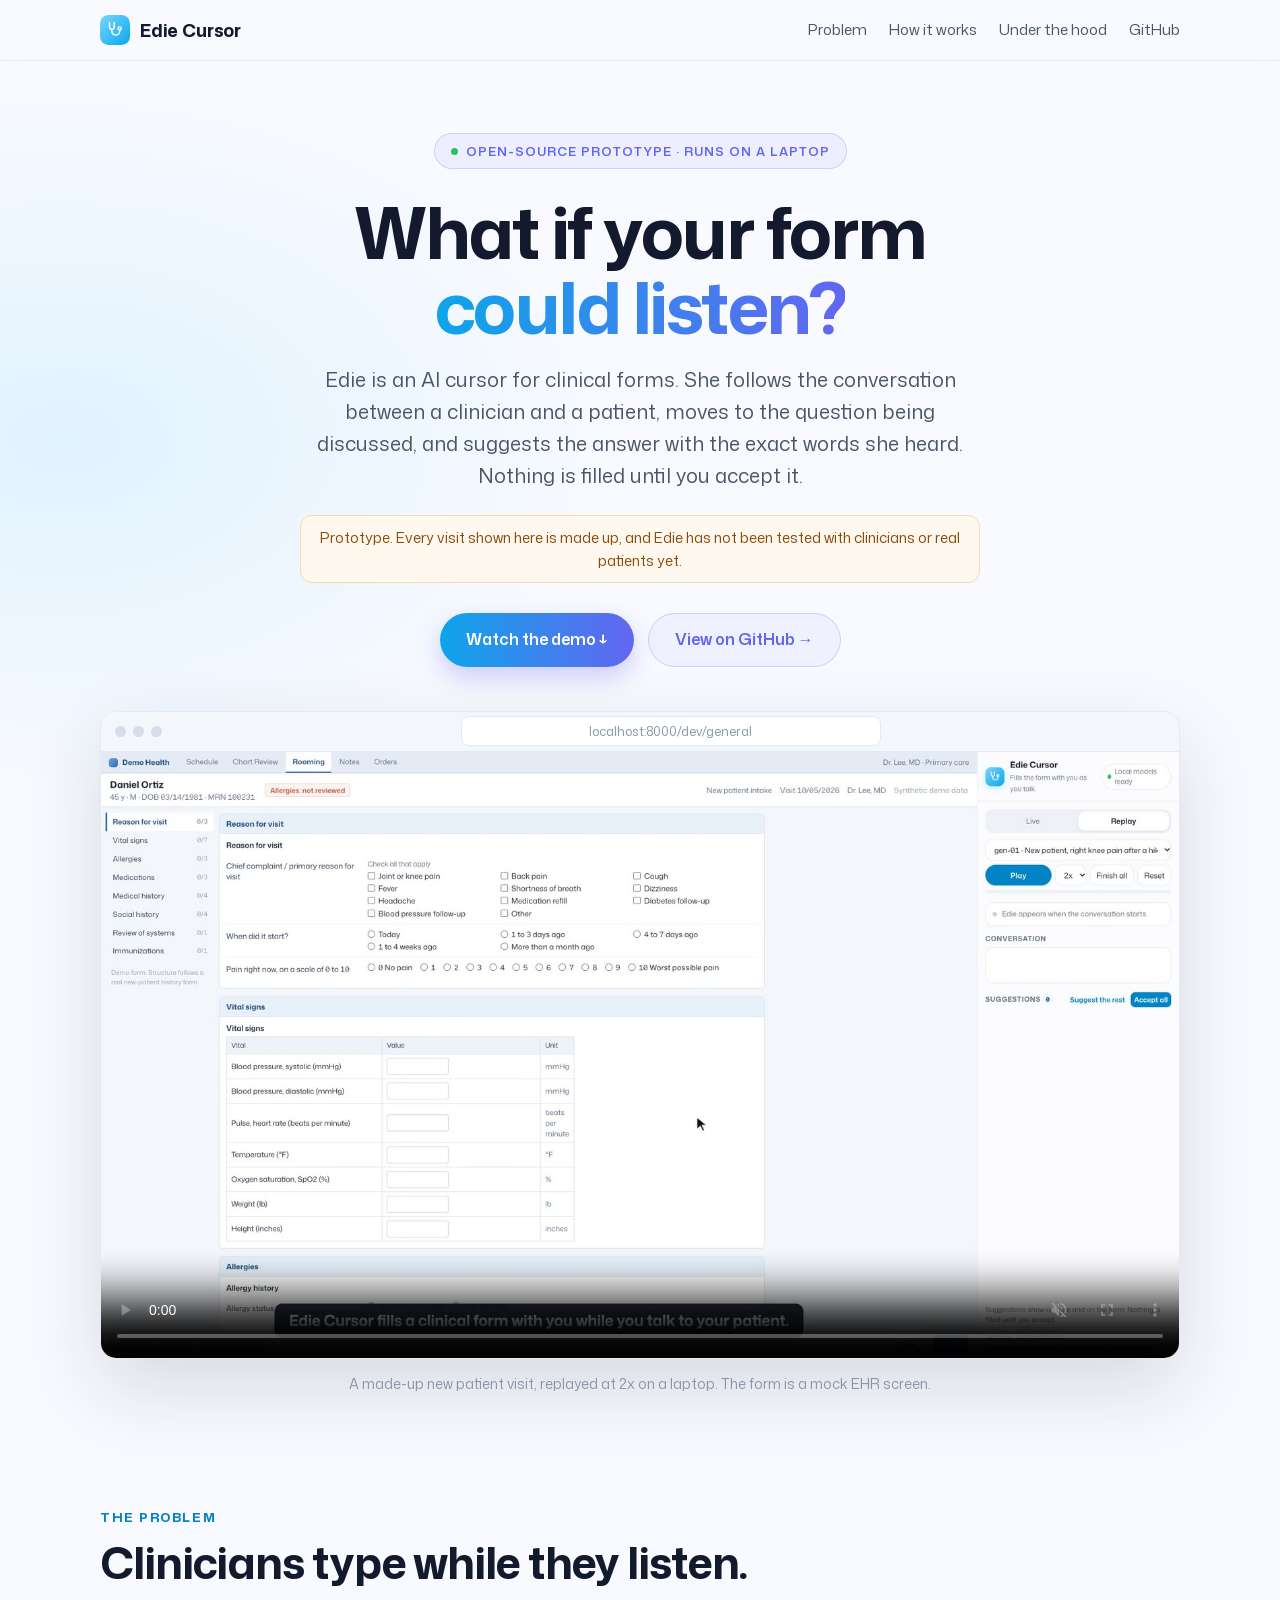
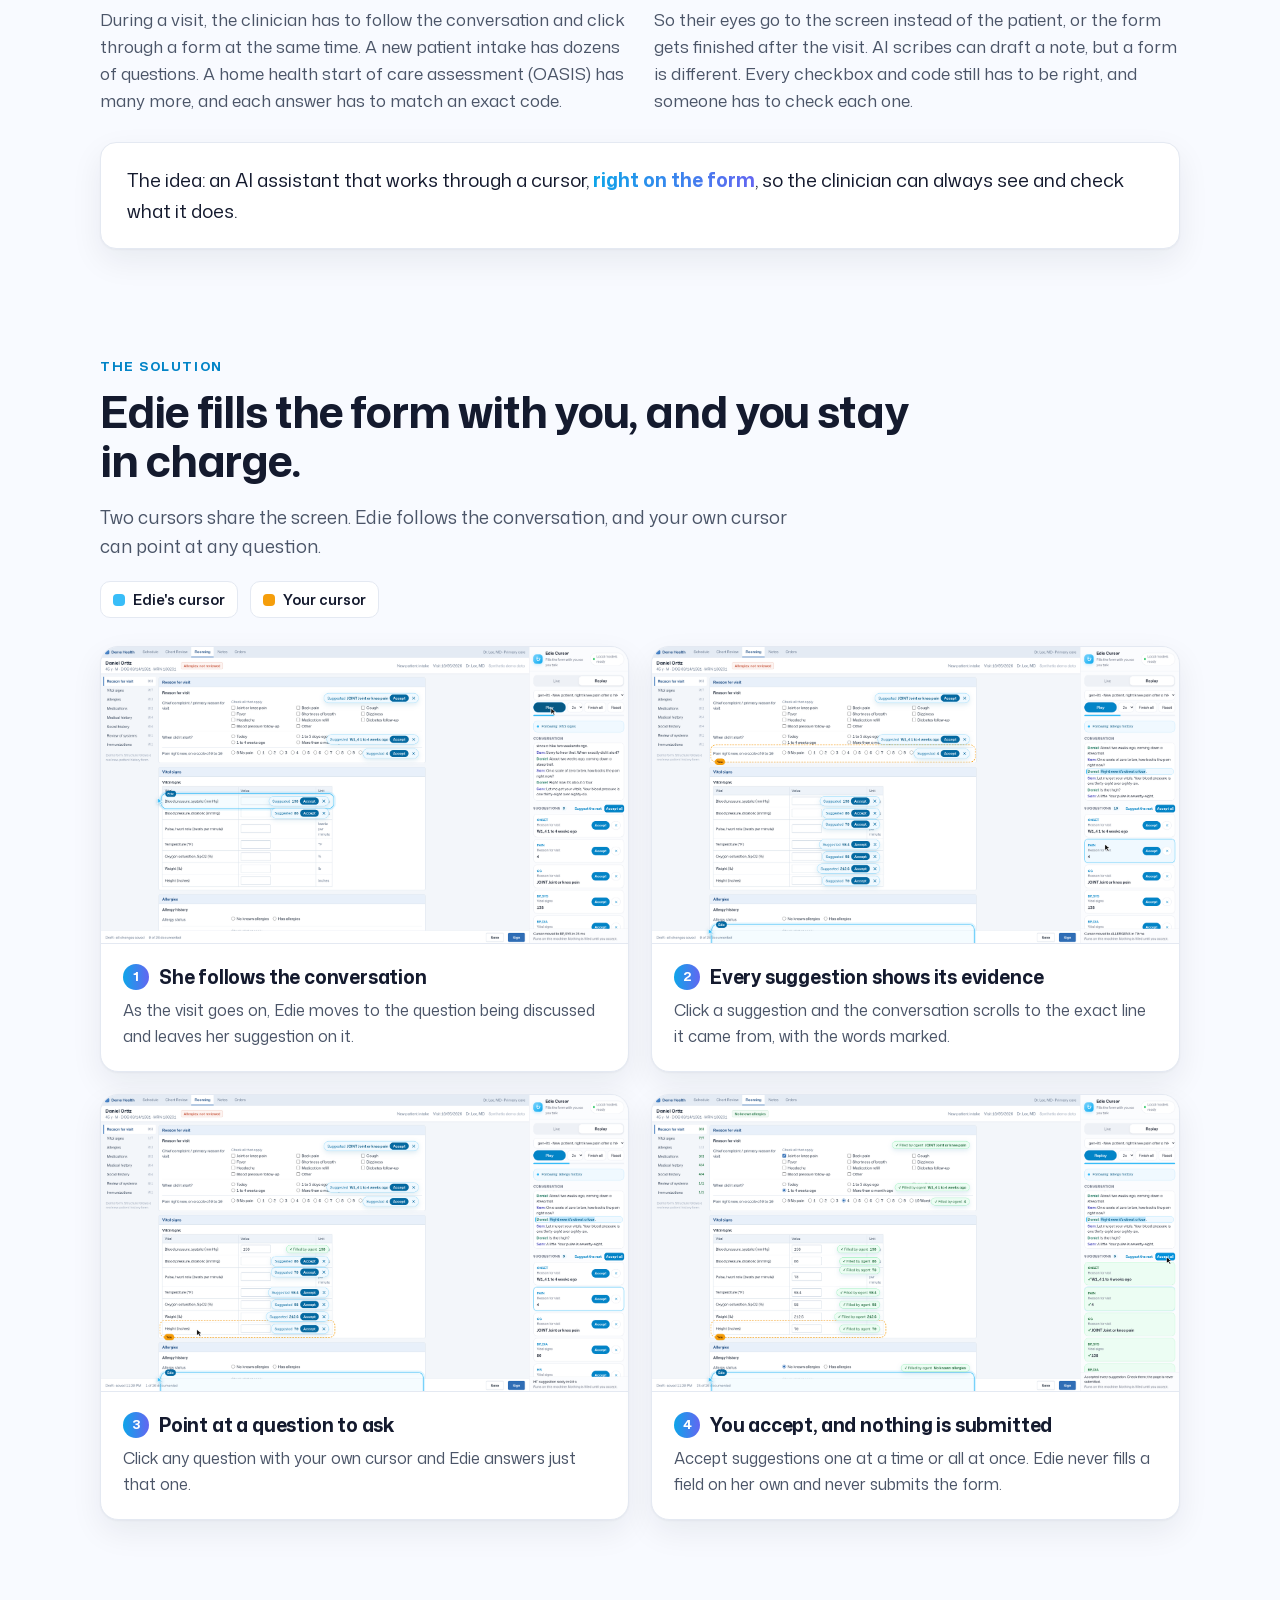
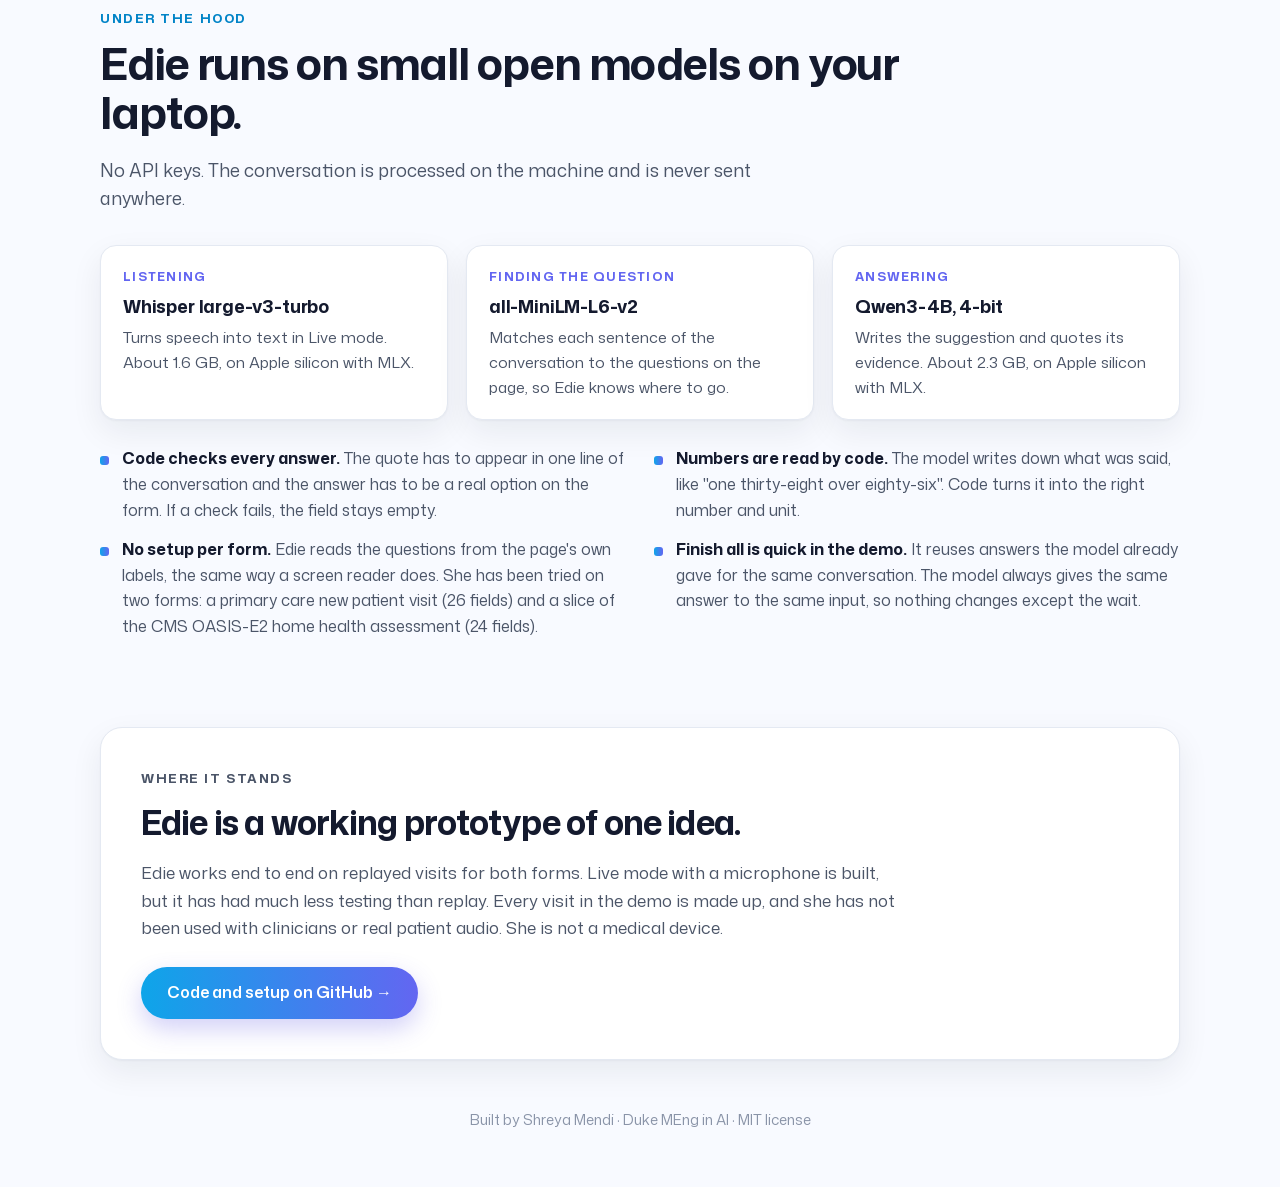
<file: docs/index.html>
<!doctype html>
<html lang="en">
<head>
<meta charset="utf-8">
<meta name="viewport" content="width=device-width, initial-scale=1">
<title>Edie Cursor</title>
<meta name="description" content="Edie is an AI cursor that fills a clinical form with you while you talk to your patient. An open-source prototype that runs on a laptop.">
<meta property="og:title" content="Edie Cursor">
<meta property="og:description" content="An AI cursor that fills a clinical form with you while you talk to your patient. Nothing is filled until you accept it.">
<meta property="og:image" content="https://shreya-mendi.github.io/edie-cursor/assets/poster.jpg">
<meta name="twitter:card" content="summary_large_image">
<link rel="icon" href="assets/logo.svg" type="image/svg+xml">
<style>
@font-face { font-family: "Mona Sans"; src: url("assets/fonts/MonaSans-latin.woff2") format("woff2"); font-weight: 400 700; font-display: swap; }
:root {
  --bg: #f8faff; --card: #ffffff; --ink: #141a2e; --ink2: #4b5568; --ink3: #8a94a8; --line: #e4e9f2;
  --sky: #38bdf8; --sky-d: #0284c7; --indigo: #6366f1; --amber: #f59e0b;
  --grad: linear-gradient(90deg, #0ea5e9, #6366f1);
  --shadow: 0 1px 2px rgba(20, 26, 46, .04), 0 12px 32px rgba(20, 26, 46, .07);
}
* { box-sizing: border-box; }
html { scroll-behavior: smooth; scroll-padding-top: 72px; }
body { margin: 0; color: var(--ink); background: var(--bg);
  background-image: radial-gradient(900px 520px at 85% -10%, rgba(99, 102, 241, .10), transparent 70%),
    radial-gradient(800px 520px at 5% 10%, rgba(56, 189, 248, .12), transparent 70%);
  background-repeat: no-repeat;
  font: 17px/1.6 "Mona Sans", -apple-system, "Segoe UI", sans-serif; -webkit-font-smoothing: antialiased; }
a { color: inherit; }
img, video { display: block; max-width: 100%; }
.wrap { width: min(1080px, 100% - 32px); margin: 0 auto; }

/* Nav */
.nav { position: sticky; top: 0; z-index: 10; background: rgba(248, 250, 255, .82); backdrop-filter: blur(10px);
  border-bottom: 1px solid rgba(228, 233, 242, .8); }
.nav .wrap { display: flex; align-items: center; gap: 24px; height: 60px; }
.brand { display: flex; align-items: center; gap: 10px; font-weight: 700; font-size: 18px; text-decoration: none; letter-spacing: -.01em; }
.brand img { width: 30px; height: 30px; }
.links { margin-left: auto; display: flex; gap: 22px; font-size: 15px; }
.links a { text-decoration: none; color: var(--ink2); }
.links a:hover { color: var(--ink); }

/* Hero */
.hero { text-align: center; padding: 72px 0 24px; }
.pill { display: inline-flex; align-items: center; gap: 8px; padding: 7px 16px; border-radius: 999px; font-size: 12.5px; font-weight: 600;
  letter-spacing: .08em; text-transform: uppercase; color: var(--indigo); background: rgba(99, 102, 241, .07); border: 1px solid rgba(99, 102, 241, .22); }
.pill i { width: 7px; height: 7px; border-radius: 50%; background: #22c55e; }
h1 { margin: 26px auto 18px; max-width: 860px; font-size: clamp(40px, 7vw, 72px); line-height: 1.04; letter-spacing: -.035em; font-weight: 700; }
.grad { white-space: nowrap; background: var(--grad); -webkit-background-clip: text; background-clip: text; color: transparent; }
.lede { max-width: 680px; margin: 0 auto; font-size: clamp(17px, 2.2vw, 20px); color: var(--ink2); }
.warn { display: inline-block; max-width: 680px; margin: 24px auto 0; padding: 10px 16px; border-radius: 12px; font-size: 14.5px;
  color: #8a4b0b; background: #fff8ef; border: 1px solid #fbd9a8; }
.ctas { display: flex; justify-content: center; gap: 14px; flex-wrap: wrap; margin: 30px 0 44px; }
.btn { display: inline-flex; align-items: center; gap: 8px; padding: 13px 26px; border-radius: 999px; font-weight: 600; font-size: 16px; text-decoration: none; }
.btn.primary { color: #fff; background: var(--grad); box-shadow: 0 10px 24px rgba(79, 70, 229, .25); }
.btn.ghost { color: var(--indigo); background: rgba(99, 102, 241, .06); border: 1px solid rgba(99, 102, 241, .25); }

/* Product window */
.window { background: var(--card); border: 1px solid var(--line); border-radius: 16px; box-shadow: 0 30px 80px rgba(20, 26, 46, .14); overflow: hidden; text-align: left; }
.bar { display: flex; align-items: center; gap: 14px; height: 40px; padding: 0 14px; background: #f3f6fb; border-bottom: 1px solid var(--line); }
.dots { display: flex; gap: 7px; }
.dots i { width: 11px; height: 11px; border-radius: 50%; background: #d7dde8; }
.url { flex: 1; max-width: 420px; margin: 0 auto; padding: 4px 12px; border-radius: 8px; background: #fff; border: 1px solid var(--line);
  font-size: 12.5px; color: var(--ink3); text-align: center; white-space: nowrap; overflow: hidden; text-overflow: ellipsis; }
.window video { width: 100%; aspect-ratio: 16 / 9; background: #eef2f8; }
.caption { margin: 14px 0 0; font-size: 14px; color: var(--ink3); text-align: center; }

/* Sections */
section.block { padding: 88px 0 0; }
.eyebrow { margin: 0 0 10px; font-size: 13px; font-weight: 700; letter-spacing: .12em; text-transform: uppercase; color: var(--sky-d); }
h2 { margin: 0 0 18px; font-size: clamp(30px, 4.4vw, 44px); line-height: 1.12; letter-spacing: -.025em; font-weight: 700; max-width: 820px; }
.sub { margin: 0 0 32px; max-width: 720px; color: var(--ink2); font-size: 18px; }
.two { display: grid; grid-template-columns: 1fr 1fr; gap: 28px; color: var(--ink2); }
.two p { margin: 0; }
.quote { margin-top: 28px; padding: 22px 26px; border-radius: 16px; background: var(--card); border: 1px solid var(--line); box-shadow: var(--shadow);
  font-size: 19px; color: var(--ink); }
.quote b { background: var(--grad); -webkit-background-clip: text; background-clip: text; color: transparent; }

.steps { display: grid; grid-template-columns: 1fr 1fr; gap: 22px; }
.step { background: var(--card); border: 1px solid var(--line); border-radius: 18px; box-shadow: var(--shadow); overflow: hidden; }
.step img { width: 100%; aspect-ratio: 16 / 9; object-fit: cover; object-position: top left; border-bottom: 1px solid var(--line); background: #eef2f8; }
.step .t { padding: 18px 22px 22px; }
.step h3 { margin: 0 0 6px; font-size: 19px; letter-spacing: -.01em; display: flex; align-items: center; gap: 10px; }
.step h3 span { flex: none; width: 26px; height: 26px; border-radius: 50%; display: grid; place-items: center; font-size: 13px; color: #fff; background: var(--grad); }
.step p { margin: 0; color: var(--ink2); font-size: 16px; }
.cursors { display: flex; gap: 12px; flex-wrap: wrap; margin: -12px 0 28px; }
.tag { display: inline-flex; align-items: center; gap: 8px; padding: 6px 12px; border-radius: 10px; font-size: 14.5px; font-weight: 600; background: var(--card); border: 1px solid var(--line); }
.tag i { width: 12px; height: 12px; border-radius: 4px; }

.models { display: grid; grid-template-columns: repeat(3, 1fr); gap: 18px; margin-bottom: 26px; }
.model { background: var(--card); border: 1px solid var(--line); border-radius: 16px; padding: 20px 22px; box-shadow: var(--shadow); }
.model small { display: block; font-size: 12.5px; font-weight: 700; letter-spacing: .1em; text-transform: uppercase; color: var(--indigo); }
.model b { display: block; margin: 6px 0 4px; font-size: 18px; letter-spacing: -.01em; }
.model p { margin: 0; color: var(--ink2); font-size: 15.5px; }
.facts { margin: 0; padding: 0; list-style: none; display: grid; grid-template-columns: 1fr 1fr; gap: 14px 28px; color: var(--ink2); font-size: 16px; }
.facts li { padding-left: 22px; position: relative; }
.facts li::before { content: ""; position: absolute; left: 0; top: .62em; width: 9px; height: 9px; border-radius: 3px; background: var(--grad); }
.facts b { color: var(--ink); }

.status { margin: 88px 0 0; padding: 40px; border-radius: 22px; background: var(--card); border: 1px solid var(--line); box-shadow: var(--shadow); }
.status h2 { font-size: clamp(26px, 3.4vw, 34px); }
.status p { margin: 0 0 14px; color: var(--ink2); max-width: 760px; }
.status .ctas { justify-content: flex-start; margin: 26px 0 0; }
footer { padding: 48px 0 56px; color: var(--ink3); font-size: 14.5px; text-align: center; }

@media (max-width: 860px) {
  .links { display: none; }
  .hero { padding-top: 48px; }
  .two, .steps, .facts { grid-template-columns: 1fr; }
  .models { grid-template-columns: 1fr; }
  section.block { padding-top: 64px; }
  .status { padding: 26px 20px; margin-top: 64px; }
}
</style>
</head>
<body>

<header class="nav">
  <div class="wrap">
    <a class="brand" href="#top"><img src="assets/logo.svg" alt="">Edie Cursor</a>
    <nav class="links" aria-label="Sections">
      <a href="#problem">Problem</a><a href="#how">How it works</a><a href="#hood">Under the hood</a><a href="https://github.com/Shreya-Mendi/edie-cursor">GitHub</a>
    </nav>
  </div>
</header>

<main id="top">
  <section class="hero">
    <div class="wrap">
      <span class="pill"><i></i>Open-source prototype · runs on a laptop</span>
      <h1>What if your form <span class="grad">could listen?</span></h1>
      <p class="lede">Edie is an AI cursor for clinical forms. She follows the conversation between a clinician and a patient, moves to the question being discussed, and suggests the answer with the exact words she heard. Nothing is filled until you accept it.</p>
      <p class="warn">Prototype. Every visit shown here is made up, and Edie has not been tested with clinicians or real patients yet.</p>
      <div class="ctas">
        <a class="btn primary" href="#demo">Watch the demo ↓</a>
        <a class="btn ghost" href="https://github.com/Shreya-Mendi/edie-cursor">View on GitHub →</a>
      </div>
      <div class="window" id="demo">
        <div class="bar"><span class="dots"><i></i><i></i><i></i></span><span class="url">localhost:8000/dev/general</span></div>
        <video src="assets/edie-cursor-demo.mp4" poster="assets/poster.jpg" controls muted autoplay loop playsinline preload="metadata"></video>
      </div>
      <p class="caption">A made-up new patient visit, replayed at 2x on a laptop. The form is a mock EHR screen.</p>
    </div>
  </section>

  <section class="block" id="problem">
    <div class="wrap">
      <p class="eyebrow">The problem</p>
      <h2>Clinicians type while they listen.</h2>
      <div class="two">
        <p>During a visit, the clinician has to follow the conversation and click through a form at the same time. A new patient intake has dozens of questions. A home health start of care assessment (OASIS) has many more, and each answer has to match an exact code.</p>
        <p>So their eyes go to the screen instead of the patient, or the form gets finished after the visit. AI scribes can draft a note, but a form is different. Every checkbox and code still has to be right, and someone has to check each one.</p>
      </div>
      <p class="quote">The idea: an AI assistant that works through a cursor, <b>right on the form</b>, so the clinician can always see and check what it does.</p>
    </div>
  </section>

  <section class="block" id="how">
    <div class="wrap">
      <p class="eyebrow">The solution</p>
      <h2>Edie fills the form with you, and you stay in charge.</h2>
      <p class="sub">Two cursors share the screen. Edie follows the conversation, and your own cursor can point at any question.</p>
      <div class="cursors">
        <span class="tag"><i style="background:#38bdf8"></i>Edie's cursor</span>
        <span class="tag"><i style="background:#f59e0b"></i>Your cursor</span>
      </div>
      <div class="steps">
        <article class="step">
          <img src="assets/shot-follow.png" alt="Edie's light blue cursor on a question of the form, with her suggestion waiting on it" loading="lazy">
          <div class="t"><h3><span>1</span>She follows the conversation</h3><p>As the visit goes on, Edie moves to the question being discussed and leaves her suggestion on it.</p></div>
        </article>
        <article class="step">
          <img src="assets/shot-evidence.png" alt="The conversation panel scrolled to the line a suggestion came from, with the quoted words marked" loading="lazy">
          <div class="t"><h3><span>2</span>Every suggestion shows its evidence</h3><p>Click a suggestion and the conversation scrolls to the exact line it came from, with the words marked.</p></div>
        </article>
        <article class="step">
          <img src="assets/shot-point.png" alt="The amber You box on a question the user pointed at" loading="lazy">
          <div class="t"><h3><span>3</span>Point at a question to ask</h3><p>Click any question with your own cursor and Edie answers just that one.</p></div>
        </article>
        <article class="step">
          <img src="assets/shot-filled.png" alt="The form after accepting the suggestions, with values filled in" loading="lazy">
          <div class="t"><h3><span>4</span>You accept, and nothing is submitted</h3><p>Accept suggestions one at a time or all at once. Edie never fills a field on her own and never submits the form.</p></div>
        </article>
      </div>
    </div>
  </section>

  <section class="block" id="hood">
    <div class="wrap">
      <p class="eyebrow">Under the hood</p>
      <h2>Edie runs on small open models on your laptop.</h2>
      <p class="sub">No API keys. The conversation is processed on the machine and is never sent anywhere.</p>
      <div class="models">
        <div class="model"><small>Listening</small><b>Whisper large-v3-turbo</b><p>Turns speech into text in Live mode. About 1.6 GB, on Apple silicon with MLX.</p></div>
        <div class="model"><small>Finding the question</small><b>all-MiniLM-L6-v2</b><p>Matches each sentence of the conversation to the questions on the page, so Edie knows where to go.</p></div>
        <div class="model"><small>Answering</small><b>Qwen3-4B, 4-bit</b><p>Writes the suggestion and quotes its evidence. About 2.3 GB, on Apple silicon with MLX.</p></div>
      </div>
      <ul class="facts">
        <li><b>Code checks every answer.</b> The quote has to appear in one line of the conversation and the answer has to be a real option on the form. If a check fails, the field stays empty.</li>
        <li><b>Numbers are read by code.</b> The model writes down what was said, like "one thirty-eight over eighty-six". Code turns it into the right number and unit.</li>
        <li><b>No setup per form.</b> Edie reads the questions from the page's own labels, the same way a screen reader does. She has been tried on two forms: a primary care new patient visit (26 fields) and a slice of the CMS OASIS-E2 home health assessment (24 fields).</li>
        <li><b>Finish all is quick in the demo.</b> It reuses answers the model already gave for the same conversation. The model always gives the same answer to the same input, so nothing changes except the wait.</li>
      </ul>
    </div>
  </section>

  <div class="wrap">
    <section class="status">
      <p class="eyebrow">Where it stands</p>
      <h2>Edie is a working prototype of one idea.</h2>
      <p>Edie works end to end on replayed visits for both forms. Live mode with a microphone is built, but it has had much less testing than replay. Every visit in the demo is made up, and she has not been used with clinicians or real patient audio. She is not a medical device.</p>
      <div class="ctas">
        <a class="btn primary" href="https://github.com/Shreya-Mendi/edie-cursor">Code and setup on GitHub →</a>
      </div>
    </section>
  </div>
</main>

<footer>Built by Shreya Mendi · Duke MEng in AI · MIT license</footer>
</body>
</html>
</file>
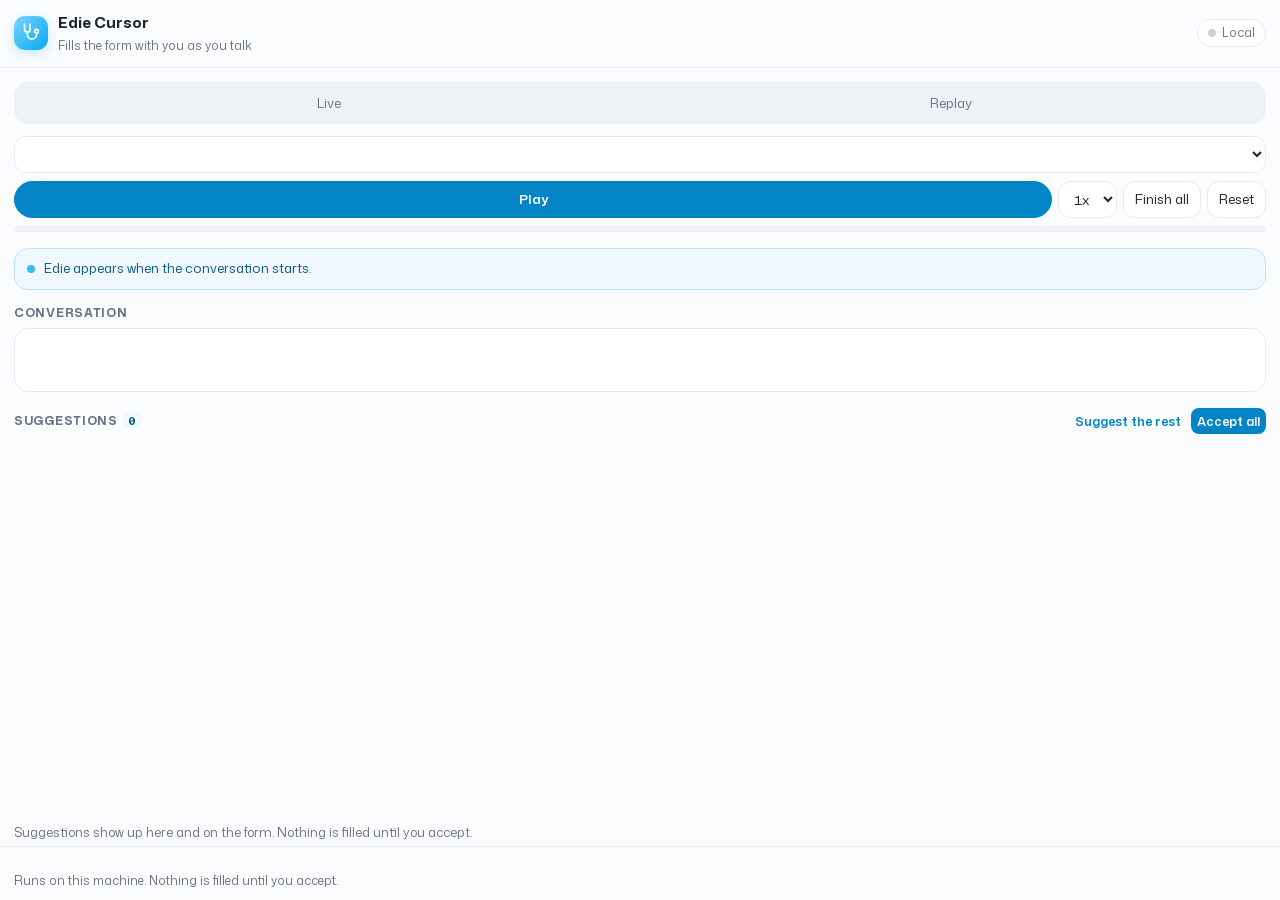
<file: extension/sidepanel/panel.html>
<!doctype html>
<html lang="en">
<head>
<meta charset="utf-8">
<meta name="viewport" content="width=device-width, initial-scale=1">
<title>Edie Cursor</title>
<link rel="stylesheet" href="panel.css">
</head>
<body>
<header>
  <div class="logo" aria-hidden="true"><svg viewBox="0 0 24 24"><path class="st" d="M5 2.5v1M11 2.5v1M5 3v5a3 3 0 0 0 6 0V3"/><path class="st" d="M8 11v2.5a5 5 0 0 0 10 0V12"/><circle class="st" cx="18" cy="10" r="2"/></svg></div>
  <div class="title"><b>Edie Cursor</b><span>Fills the form with you as you talk</span></div>
  <div class="models" id="models" aria-label="Local models"><i></i><span>Local</span></div>
</header>

<div class="seg" role="tablist" aria-label="Mode">
  <button role="tab" data-mode="live">Live</button>
  <button role="tab" data-mode="replay">Replay</button>
</div>

<section id="live-ctl" class="ctl" hidden>
  <button id="mic" class="primary">Start listening</button>
  <div class="meter" aria-hidden="true"><i id="level"></i></div>
  <div class="field-label">Who is talking</div>
  <div class="who" role="group" aria-label="Who is talking">
    <button data-s="clinician">Clinician</button><button data-s="patient">Patient</button><button data-s="auto">Auto</button>
  </div>
</section>

<section id="replay-ctl" class="ctl">
  <select id="visit" aria-label="Synthetic visit"></select>
  <div class="row">
    <button id="play" class="primary">Play</button>
    <select id="speed" aria-label="Speed"><option value="1">1x</option><option value="2">2x</option><option value="4">4x</option></select>
    <button id="finishall" title="The whole conversation at once, with a suggestion for every empty field">Finish all</button>
    <button id="reset">Reset</button>
  </div>
  <div class="progress" aria-hidden="true"><i id="prog"></i></div>
</section>

<div class="now" id="now"><span class="dot"></span><span id="now-text">Edie appears when the conversation starts.</span></div>

<h3>Conversation</h3>
<div class="log" id="log" aria-live="polite"></div>

<div class="shead"><h3>Suggestions <span class="badge" id="count">0</span></h3><span class="acts"><button id="sweep" class="link" title="The agent suggests every field that is still empty">Suggest the rest</button><button id="acceptall" class="link strong" title="Fill every suggestion now. Nothing is submitted.">Accept all</button></span></div>
<ul class="sugg" id="sugg"></ul>
<p class="empty" id="empty">Suggestions show up here and on the form. Nothing is filled until you accept.</p>

<footer>
  <div class="status" id="status"></div>
  <div class="local">Runs on this machine. Nothing is filled until you accept.</div>
</footer>
<script src="panel.js"></script>
</body>
</html>
</file>
<file: extension/sidepanel/panel.css>
@font-face {
  font-family: "Mona Sans";
  src: url("../fonts/MonaSans-latin.woff2") format("woff2");
  font-weight: 400 700;
  font-display: swap;
}
:root {
  --ink: #1d2433; --muted: #6b7385; --line: #e7eaf1; --soft: #f5f7fb;
  --agent: #38BDF8; --agent-dark: #0284C7; --agent-ink: #075985; --agent-tint: #F0F9FF; --agent-line: #BAE6FD;
  --ok: #166534; --ok-tint: #ECFDF3;
}
* { box-sizing: border-box; }
[hidden] { display: none !important; }
html, body { height: 100%; }
body { margin: 0; display: flex; flex-direction: column; background: #fbfcfe; color: var(--ink);
  font: 13.5px/1.5 "Mona Sans", -apple-system, "Segoe UI", sans-serif; font-feature-settings: "tnum", "zero", "cv11";
  -webkit-font-smoothing: antialiased; }
header { display: flex; align-items: center; gap: 10px; padding: 12px 14px; border-bottom: 1px solid var(--line); }
.logo { width: 34px; height: 34px; border-radius: 11px; background: linear-gradient(135deg, #7DD3FC, #38BDF8 55%, #0EA5E9); display: grid; place-items: center; flex: none; box-shadow: 0 4px 12px rgba(56,189,248,.28); }
.logo svg { width: 22px; height: 22px; }
.logo .st { fill: none; stroke: #fff; stroke-width: 1.9; stroke-linecap: round; stroke-linejoin: round; }
.title b { display: block; font-size: 15px; }
.title span { color: var(--muted); font-size: 12px; }
.models { margin-left: auto; display: flex; align-items: center; gap: 6px; font-size: 12px; color: var(--muted);
  padding: 4px 10px; border-radius: 999px; background: #fff; border: 1px solid var(--line); }
.models i { width: 8px; height: 8px; border-radius: 50%; background: #c9d1da; display: block; }
.models.on i { background: #22c55e; }
button, select { font: inherit; color: inherit; border: 1px solid var(--line); background: #fff; border-radius: 12px; padding: 7px 11px; cursor: pointer; transition: background .15s, border-color .15s; }
button:hover { background: var(--soft); }
button:focus-visible, select:focus-visible { outline: 2px solid var(--agent); outline-offset: 1px; }
button.primary { background: var(--agent-dark); border-color: var(--agent-dark); color: #fff; font-weight: 600; border-radius: 999px; }
button.primary:hover { background: var(--agent-ink); }
button.primary.rec { background: #b42318; border-color: #b42318; }
.seg { display: grid; grid-template-columns: 1fr 1fr; margin: 14px 14px 0; background: #eef1f6; border-radius: 14px; padding: 4px; }
.seg button { border: 0; background: transparent; border-radius: 11px; padding: 7px; color: var(--muted); }
.seg button.on { background: #fff; color: var(--ink); font-weight: 600; box-shadow: 0 2px 6px rgba(16,24,40,.08); }
.ctl { padding: 12px 14px 4px; display: grid; gap: 8px; }
.row { display: flex; gap: 6px; }
.row .primary { flex: 1; }
#visit { width: 100%; }
.meter, .progress { height: 6px; background: #eef1f6; border-radius: 999px; overflow: hidden; }
.meter i, .progress i { display: block; height: 100%; width: 0%; background: var(--agent); transition: width .1s; }
.field-label { font-size: 12px; color: var(--muted); }
.who { display: grid; grid-template-columns: repeat(3, 1fr); border: 1px solid var(--line); border-radius: 12px; overflow: hidden; background: #fff; }
.who button { border: 0; border-radius: 0; }
.who button.on { background: var(--agent-tint); color: var(--agent-ink); font-weight: 600; }
.now { display: flex; align-items: center; gap: 9px; margin: 12px 14px 0; padding: 10px 12px; border-radius: 14px;
  background: var(--agent-tint); border: 1px solid var(--agent-line); color: var(--agent-ink); font-size: 13px; }
.now .dot { width: 8px; height: 8px; border-radius: 50%; background: var(--agent); flex: none; }
.now.idle { background: #fff; border-color: var(--line); color: var(--muted); }
.now.idle .dot { background: #c9d1da; }
h3 { font-size: 12px; text-transform: uppercase; letter-spacing: .06em; color: var(--muted); margin: 14px 14px 6px; font-weight: 600; }
.badge { display: inline-block; min-width: 20px; text-align: center; background: var(--agent-tint); color: var(--agent-ink); border-radius: 999px; padding: 0 6px; font-size: 11.5px; }
.log { margin: 0 14px; max-height: 210px; min-height: 64px; overflow: auto; background: #fff; border: 1px solid var(--line); border-radius: 14px; padding: 8px 11px; font-size: 13px; }
.log div { margin: 2px -6px; padding: 1px 6px; border-radius: 8px; }
.log div.evid { background: var(--agent-tint); box-shadow: inset 0 0 0 1px var(--agent-line), inset 3px 0 0 var(--agent); transition: background .2s; }
.log mark { background: var(--agent-line); color: var(--agent-ink); border-radius: 4px; padding: 0 2px; font-weight: 600; }
.who-clinician { color: #4343b8; font-weight: 600; }
.who-patient { color: #0F6E56; font-weight: 600; }
.who-caregiver { color: #993556; font-weight: 600; }
.who-speaker { color: #5b6876; font-weight: 600; }
.sugg { list-style: none; margin: 0 14px; padding: 0; overflow: auto; flex: 1; min-height: 0; }
.sugg li { display: grid; grid-template-columns: 1fr auto auto; gap: 4px 6px; align-items: center; padding: 10px 12px; margin-bottom: 8px;
  background: #fff; border: 1px solid var(--line); border-radius: 14px; cursor: pointer; box-shadow: 0 1px 2px rgba(16,24,40,.03); }
.sugg li:hover { border-color: var(--agent); background: var(--agent-tint); }
.sugg li.sel { border-color: var(--agent); box-shadow: 0 0 0 3px rgba(56,189,248,.18); }
.sugg .fid { font-size: 11.5px; color: var(--agent-dark); font-weight: 600; }
.sugg .lbl { font-size: 12px; color: var(--muted); display: block; white-space: nowrap; overflow: hidden; text-overflow: ellipsis; }
.sugg .val { grid-column: 1; font-weight: 600; font-size: 13.5px; }
.sugg .meta { grid-column: 1; min-width: 0; }
.sugg button { padding: 5px 11px; font-size: 12.5px; border-radius: 999px; }
.sugg .acc { background: var(--agent-dark); border-color: var(--agent-dark); color: #fff; font-weight: 600; grid-row: 1 / span 2; grid-column: 2; }
.sugg .dis { grid-row: 1 / span 2; grid-column: 3; color: var(--agent-dark); }
.sugg li.done { background: var(--ok-tint); border-color: #bbf7d0; }
.sugg li.done:hover { border-color: #86efac; background: var(--ok-tint); }
.sugg li.done .val::before { content: "✓ "; color: var(--ok); }
.sugg li.done .fid { color: var(--ok); }
.empty { margin: 4px 14px; color: var(--muted); font-size: 12.5px; }
footer { border-top: 1px solid var(--line); padding: 8px 14px 10px; font-size: 12px; }
.status { color: var(--ink); min-height: 17px; }
.local { color: var(--muted); }
.nopage { margin: 14px; padding: 12px; border-radius: 14px; background: #fffbeb; border: 1px solid #fde68a; color: #78350f; font-size: 13px; }

.shead { display: flex; align-items: center; justify-content: space-between; margin: 16px 14px 6px; }
.shead h3 { margin: 0; }
button.link { border: 0; background: transparent; color: var(--agent-dark); font-weight: 600; font-size: 12.5px; padding: 4px 6px; border-radius: 8px; }
button.link:hover { background: var(--agent-tint); }
h3 { font-weight: 700; }

.shead .acts { display: flex; gap: 4px; align-items: center; }
button.link.strong { background: var(--agent-dark); color: #fff; }
button.link.strong:hover { background: var(--agent-dark); filter: brightness(1.1); }
.shead { flex-wrap: wrap; gap: 6px; }
button.link { white-space: nowrap; }
</file>
